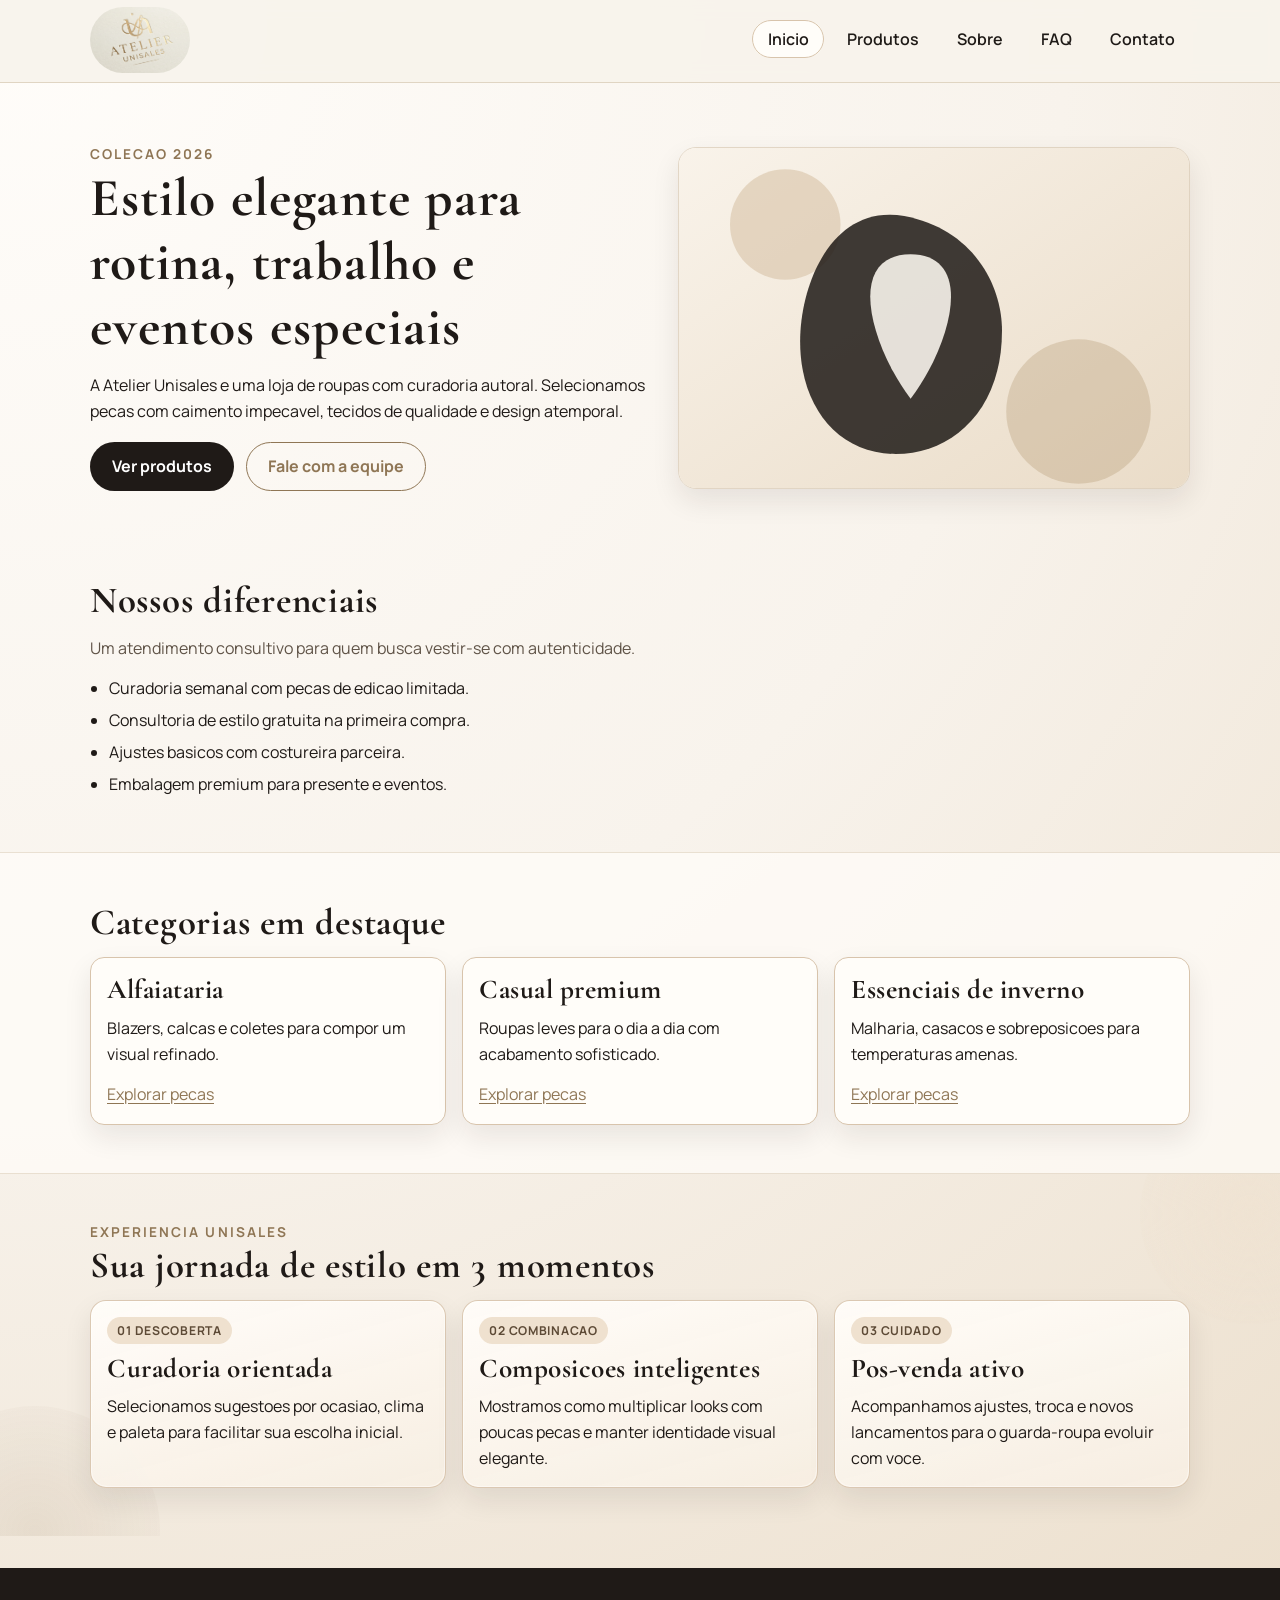
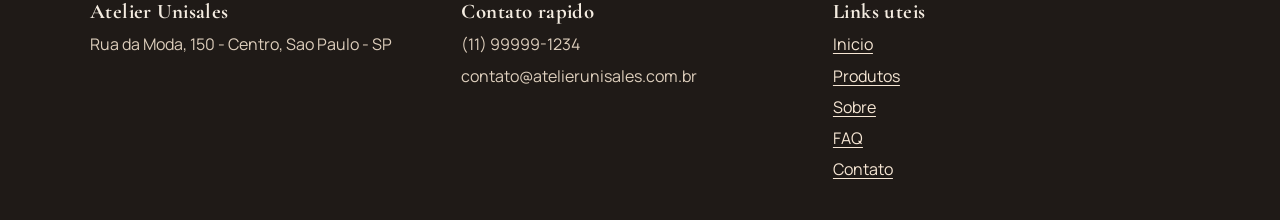
<file: unisales/index.html>
<!--https://github.com/RafaelGogge/Criacao-de-um-website-->

<!DOCTYPE html>
<html lang="pt-BR">

<head>
    <meta charset="UTF-8">
    <meta name="viewport" content="width=device-width, initial-scale=1.0">
    <meta name="description" content="Atelier Unisales - loja de roupas com curadoria elegante e atemporal.">
    <title>Atelier Unisales | Inicio</title>
    <link rel="preconnect" href="https://fonts.googleapis.com">
    <link rel="preconnect" href="https://fonts.gstatic.com" crossorigin>
    <link
        href="https://fonts.googleapis.com/css2?family=Cormorant+Garamond:wght@500;600;700&family=Manrope:wght@400;500;700&display=swap"
        rel="stylesheet">
    <link rel="stylesheet" href="css/base.css">
    <link rel="stylesheet" href="css/index.css">
</head>

<body>
    <header class="site-header">
        <div class="container header-wrap">
            <a href="index.html" aria-label="Atelier Unisales pagina inicial">
                <img src="img/atelier-unisales.png" alt="Logotipo Atelier Unisales" class="brand-logo logo-mark">
            </a>
            <nav class="site-nav" aria-label="Navegacao principal">
                <ul>
                    <li><a href="index.html" class="active" aria-current="page">Inicio</a></li>
                    <li><a href="produtos.html">Produtos</a></li>
                    <li><a href="sobre.html">Sobre</a></li>
                    <li><a href="faq.html">FAQ</a></li>
                    <li><a href="contato.html">Contato</a></li>
                </ul>
            </nav>
        </div>
    </header>

    <main>
        <section class="hero">
            <div class="container hero-grid">
                <div>
                    <p class="eyebrow">Colecao 2026</p>
                    <h1>Estilo elegante para rotina, trabalho e eventos especiais</h1>
                    <p>
                        A Atelier Unisales e uma loja de roupas com curadoria autoral.
                        Selecionamos pecas com caimento impecavel, tecidos de qualidade e design atemporal.
                    </p>
                    <div class="action-group">
                        <a href="produtos.html" class="action-button action-button-primary">Ver produtos</a>
                        <a href="contato.html" class="action-button action-button-outline">Fale com a equipe</a>
                    </div>
                </div>
                <img src="img/hero-fashion.svg" alt="Ilustracao abstrata da colecao" class="hero-image">
            </div>
        </section>

        <section class="section-block" aria-labelledby="diferenciais-titulo">
            <div class="container">
                <h2 id="diferenciais-titulo">Nossos diferenciais</h2>
                <p class="lead">Um atendimento consultivo para quem busca vestir-se com autenticidade.</p>
                <ul class="feature-list">
                    <li>Curadoria semanal com pecas de edicao limitada.</li>
                    <li>Consultoria de estilo gratuita na primeira compra.</li>
                    <li>Ajustes basicos com costureira parceira.</li>
                    <li>Embalagem premium para presente e eventos.</li>
                </ul>
            </div>
        </section>

        <section class="section-block alternate-background" aria-labelledby="categorias-titulo">
            <div class="container">
                <h2 id="categorias-titulo">Categorias em destaque</h2>
                <div class="category-grid">
                    <article class="card">
                        <h3>Alfaiataria</h3>
                        <p>Blazers, calcas e coletes para compor um visual refinado.</p>
                        <a href="produtos.html">Explorar pecas</a>
                    </article>
                    <article class="card">
                        <h3>Casual premium</h3>
                        <p>Roupas leves para o dia a dia com acabamento sofisticado.</p>
                        <a href="produtos.html">Explorar pecas</a>
                    </article>
                    <article class="card">
                        <h3>Essenciais de inverno</h3>
                        <p>Malharia, casacos e sobreposicoes para temperaturas amenas.</p>
                        <a href="produtos.html">Explorar pecas</a>
                    </article>
                </div>
            </div>
        </section>

        <section class="section-block visual-ribbon" aria-labelledby="experiencia-visual-titulo">
            <div class="container">
                <p class="eyebrow">Experiencia unisales</p>
                <h2 id="experiencia-visual-titulo">Sua jornada de estilo em 3 momentos</h2>
                <div class="visual-card-grid">
                    <article class="visual-card">
                        <p class="visual-card-label">01 descoberta</p>
                        <h3>Curadoria orientada</h3>
                        <p>Selecionamos sugestoes por ocasiao, clima e paleta para facilitar sua escolha inicial.</p>
                    </article>
                    <article class="visual-card">
                        <p class="visual-card-label">02 combinacao</p>
                        <h3>Composicoes inteligentes</h3>
                        <p>Mostramos como multiplicar looks com poucas pecas e manter identidade visual elegante.</p>
                    </article>
                    <article class="visual-card">
                        <p class="visual-card-label">03 cuidado</p>
                        <h3>Pos-venda ativo</h3>
                        <p>Acompanhamos ajustes, troca e novos lancamentos para o guarda-roupa evoluir com voce.</p>
                    </article>
                </div>
            </div>
        </section>
    </main>

    <footer class="site-footer">
        <div class="container footer-grid">
            <address>
                <h2>Atelier Unisales</h2>
                <p>Rua da Moda, 150 - Centro, Sao Paulo - SP</p>
            </address>
            <div>
                <h2>Contato rapido</h2>
                <p>(11) 99999-1234</p>
                <p>contato@atelierunisales.com.br</p>
            </div>
            <nav aria-label="Links do rodape">
                <h2>Links uteis</h2>
                <ul>
                    <li><a href="index.html">Inicio</a></li>
                    <li><a href="produtos.html">Produtos</a></li>
                    <li><a href="sobre.html">Sobre</a></li>
                    <li><a href="faq.html">FAQ</a></li>
                    <li><a href="contato.html">Contato</a></li>
                </ul>
            </nav>
        </div>
    </footer>
</body>

</html>

<!--https://github.com/RafaelGogge/Criacao-de-um-website-->
</file>
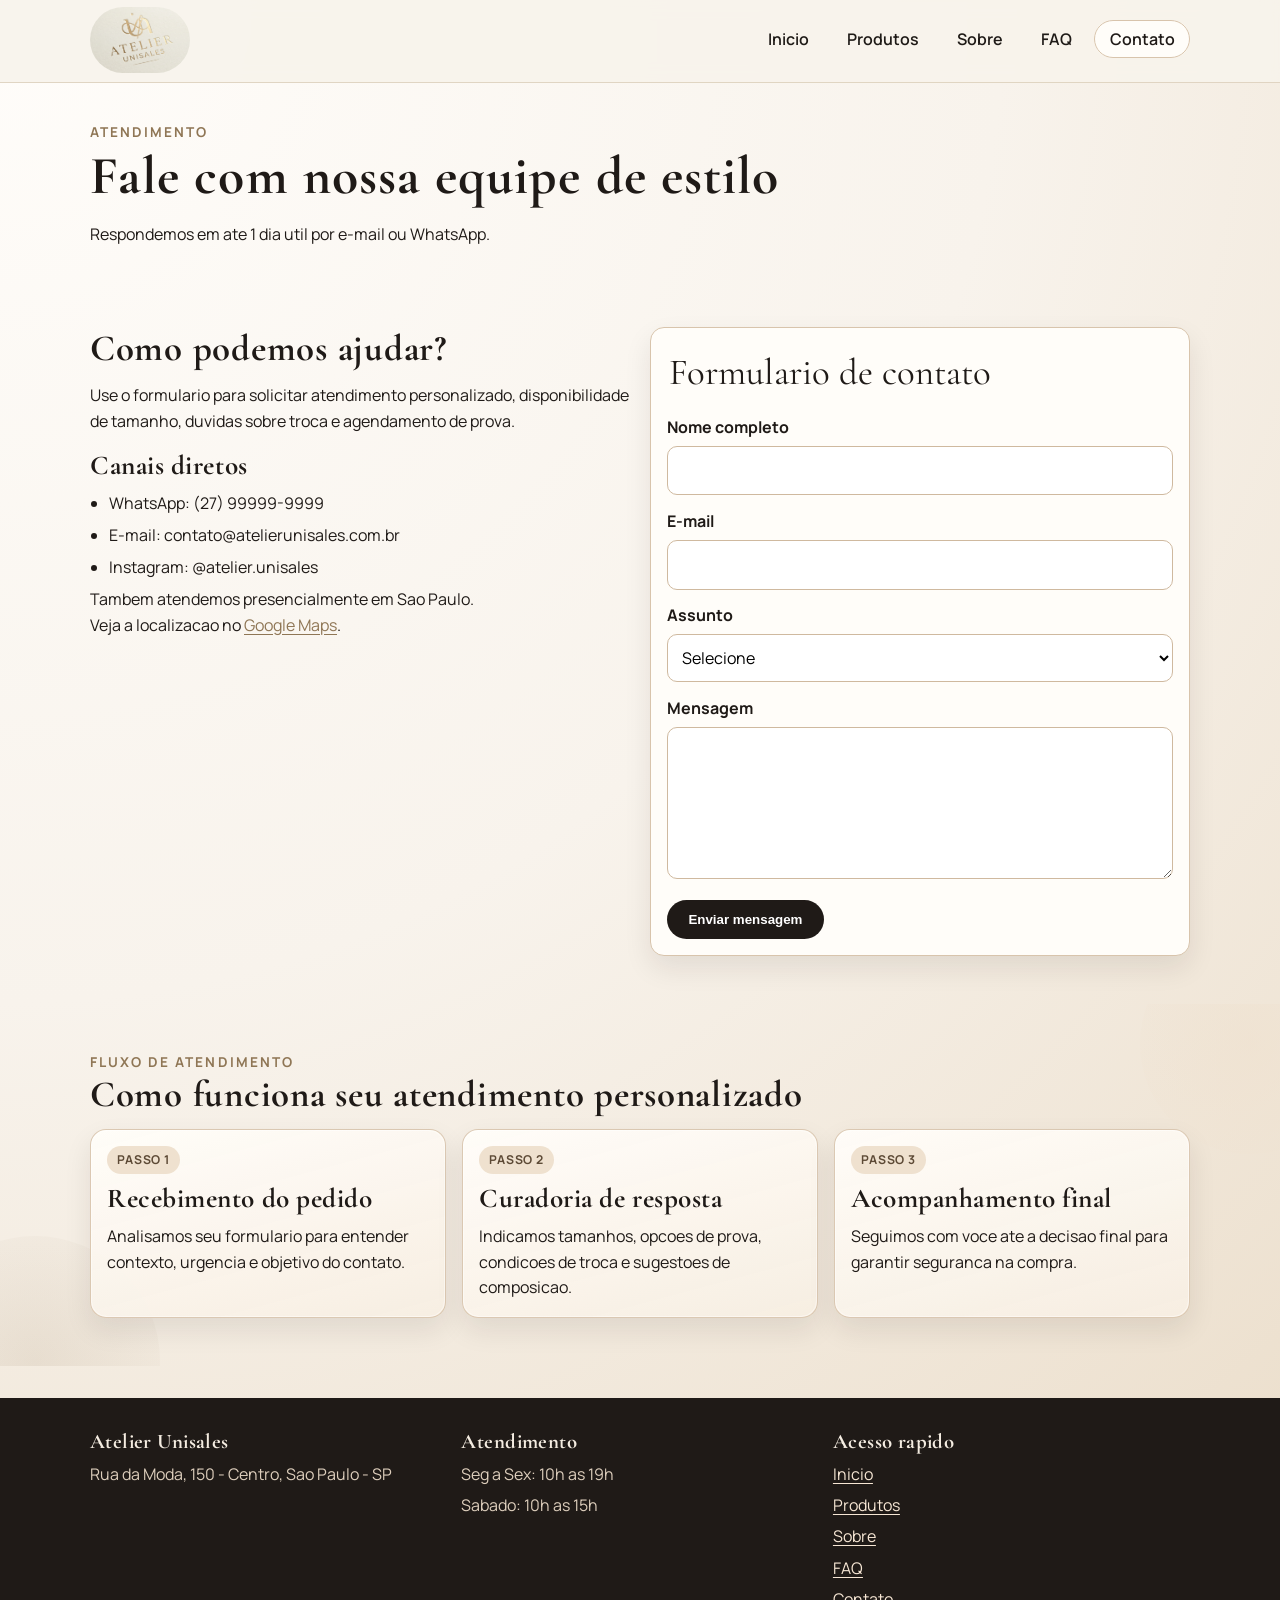
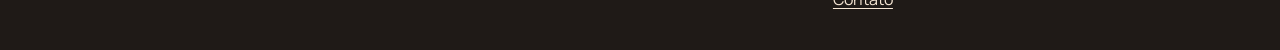
<file: unisales/contato.html>
<!--https://github.com/RafaelGogge/Criacao-de-um-website-->

<!DOCTYPE html>
<html lang="pt-BR">

<head>
    <meta charset="UTF-8">
    <meta name="viewport" content="width=device-width, initial-scale=1.0">
    <meta name="description"
        content="Entre em contato com a Atelier Unisales para duvidas e atendimento personalizado.">
    <title>Atelier Unisales | Contato</title>
    <link rel="preconnect" href="https://fonts.googleapis.com">
    <link rel="preconnect" href="https://fonts.gstatic.com" crossorigin>
    <link
        href="https://fonts.googleapis.com/css2?family=Cormorant+Garamond:wght@500;600;700&family=Manrope:wght@400;500;700&display=swap"
        rel="stylesheet">
    <link rel="stylesheet" href="css/base.css">
    <link rel="stylesheet" href="css/contato.css">
</head>

<body>
    <header class="site-header">
        <div class="container header-wrap">
            <a href="index.html" aria-label="Atelier Unisales pagina inicial">
                <img src="img/atelier-unisales.png" alt="Logotipo Atelier Unisales" class="brand-logo logo-mark">
            </a>
            <nav class="site-nav" aria-label="Navegacao principal">
                <ul>
                    <li><a href="index.html">Inicio</a></li>
                    <li><a href="produtos.html">Produtos</a></li>
                    <li><a href="sobre.html">Sobre</a></li>
                    <li><a href="faq.html">FAQ</a></li>
                    <li><a href="contato.html" class="active" aria-current="page">Contato</a></li>
                </ul>
            </nav>
        </div>
    </header>

    <main>
        <section class="page-banner" aria-labelledby="contato-banner-titulo">
            <div class="container">
                <p class="eyebrow">Atendimento</p>
                <h1 id="contato-banner-titulo">Fale com nossa equipe de estilo</h1>
                <p>Respondemos em ate 1 dia util por e-mail ou WhatsApp.</p>
            </div>
        </section>

        <section class="section-block" aria-labelledby="contato-instrucoes-titulo">
            <div class="container contact-grid">
                <article>
                    <h2 id="contato-instrucoes-titulo">Como podemos ajudar?</h2>
                    <p>
                        Use o formulario para solicitar atendimento personalizado,
                        disponibilidade de tamanho, duvidas sobre troca e agendamento de prova.
                    </p>
                    <h3>Canais diretos</h3>
                    <address>
                        <ul class="feature-list">
                            <li>WhatsApp: (27) 99999-9999</li>
                            <li>E-mail: contato@atelierunisales.com.br</li>
                            <li>Instagram: @atelier.unisales</li>
                        </ul>
                    </address>
                    <p>
                        Tambem atendemos presencialmente em Sao Paulo.<br>
                        Veja a localizacao no
                        <a href="https://maps.google.com" target="_blank" rel="noopener noreferrer">Google Maps</a>.
                    </p>
                </article>

                <form class="contact-form" action="#" method="post" id="contact-form">
                    <fieldset>
                        <legend>Formulario de contato</legend>

                        <label for="nome">Nome completo</label>
                        <input type="text" id="nome" name="nome" required>

                        <label for="email">E-mail</label>
                        <input type="email" id="email" name="email" required>

                        <label for="assunto">Assunto</label>
                        <select id="assunto" name="assunto" required>
                            <option value="">Selecione</option>
                            <option value="duvida-produto">Duvida sobre produto</option>
                            <option value="agendamento">Agendamento de prova</option>
                            <option value="troca">Troca e devolucao</option>
                            <option value="outro">Outro assunto</option>
                        </select>

                        <label for="mensagem">Mensagem</label>
                        <textarea id="mensagem" name="mensagem" rows="5" required></textarea>

                        <button type="submit" class="action-button action-button-primary">Enviar mensagem</button>
                        <p id="form-success-message" class="form-success-message" role="status" aria-live="polite"
                            hidden>
                            Mensagem enviada com sucesso!
                        </p>
                    </fieldset>
                </form>
            </div>
        </section>

        <section class="section-block visual-ribbon" aria-labelledby="atendimento-fluxo-titulo">
            <div class="container">
                <p class="eyebrow">Fluxo de atendimento</p>
                <h2 id="atendimento-fluxo-titulo">Como funciona seu atendimento personalizado</h2>
                <div class="visual-card-grid">
                    <article class="visual-card">
                        <p class="visual-card-label">Passo 1</p>
                        <h3>Recebimento do pedido</h3>
                        <p>Analisamos seu formulario para entender contexto, urgencia e objetivo do contato.</p>
                    </article>
                    <article class="visual-card">
                        <p class="visual-card-label">Passo 2</p>
                        <h3>Curadoria de resposta</h3>
                        <p>Indicamos tamanhos, opcoes de prova, condicoes de troca e sugestoes de composicao.</p>
                    </article>
                    <article class="visual-card">
                        <p class="visual-card-label">Passo 3</p>
                        <h3>Acompanhamento final</h3>
                        <p>Seguimos com voce ate a decisao final para garantir seguranca na compra.</p>
                    </article>
                </div>
            </div>
        </section>
    </main>

    <footer class="site-footer">
        <div class="container footer-grid">
            <address>
                <h2>Atelier Unisales</h2>
                <p>Rua da Moda, 150 - Centro, Sao Paulo - SP</p>
            </address>
            <div>
                <h2>Atendimento</h2>
                <p>Seg a Sex: 10h as 19h</p>
                <p>Sabado: 10h as 15h</p>
            </div>
            <nav aria-label="Acesso rapido no rodape">
                <h2>Acesso rapido</h2>
                <ul>
                    <li><a href="index.html">Inicio</a></li>
                    <li><a href="produtos.html">Produtos</a></li>
                    <li><a href="sobre.html">Sobre</a></li>
                    <li><a href="faq.html">FAQ</a></li>
                    <li><a href="contato.html">Contato</a></li>
                </ul>
            </nav>
        </div>
    </footer>

    <script>
        const contactForm = document.getElementById("contact-form");
        const successMessage = document.getElementById("form-success-message");

        if (contactForm && successMessage) {
            contactForm.addEventListener("submit", function (event) {
                event.preventDefault();

                if (!contactForm.checkValidity()) {
                    contactForm.reportValidity();
                    return;
                }

                contactForm.reset();
                successMessage.hidden = false;
            });
        }
    </script>
</body>

</html>
<!--https://github.com/RafaelGogge/Criacao-de-um-website-->
</file>
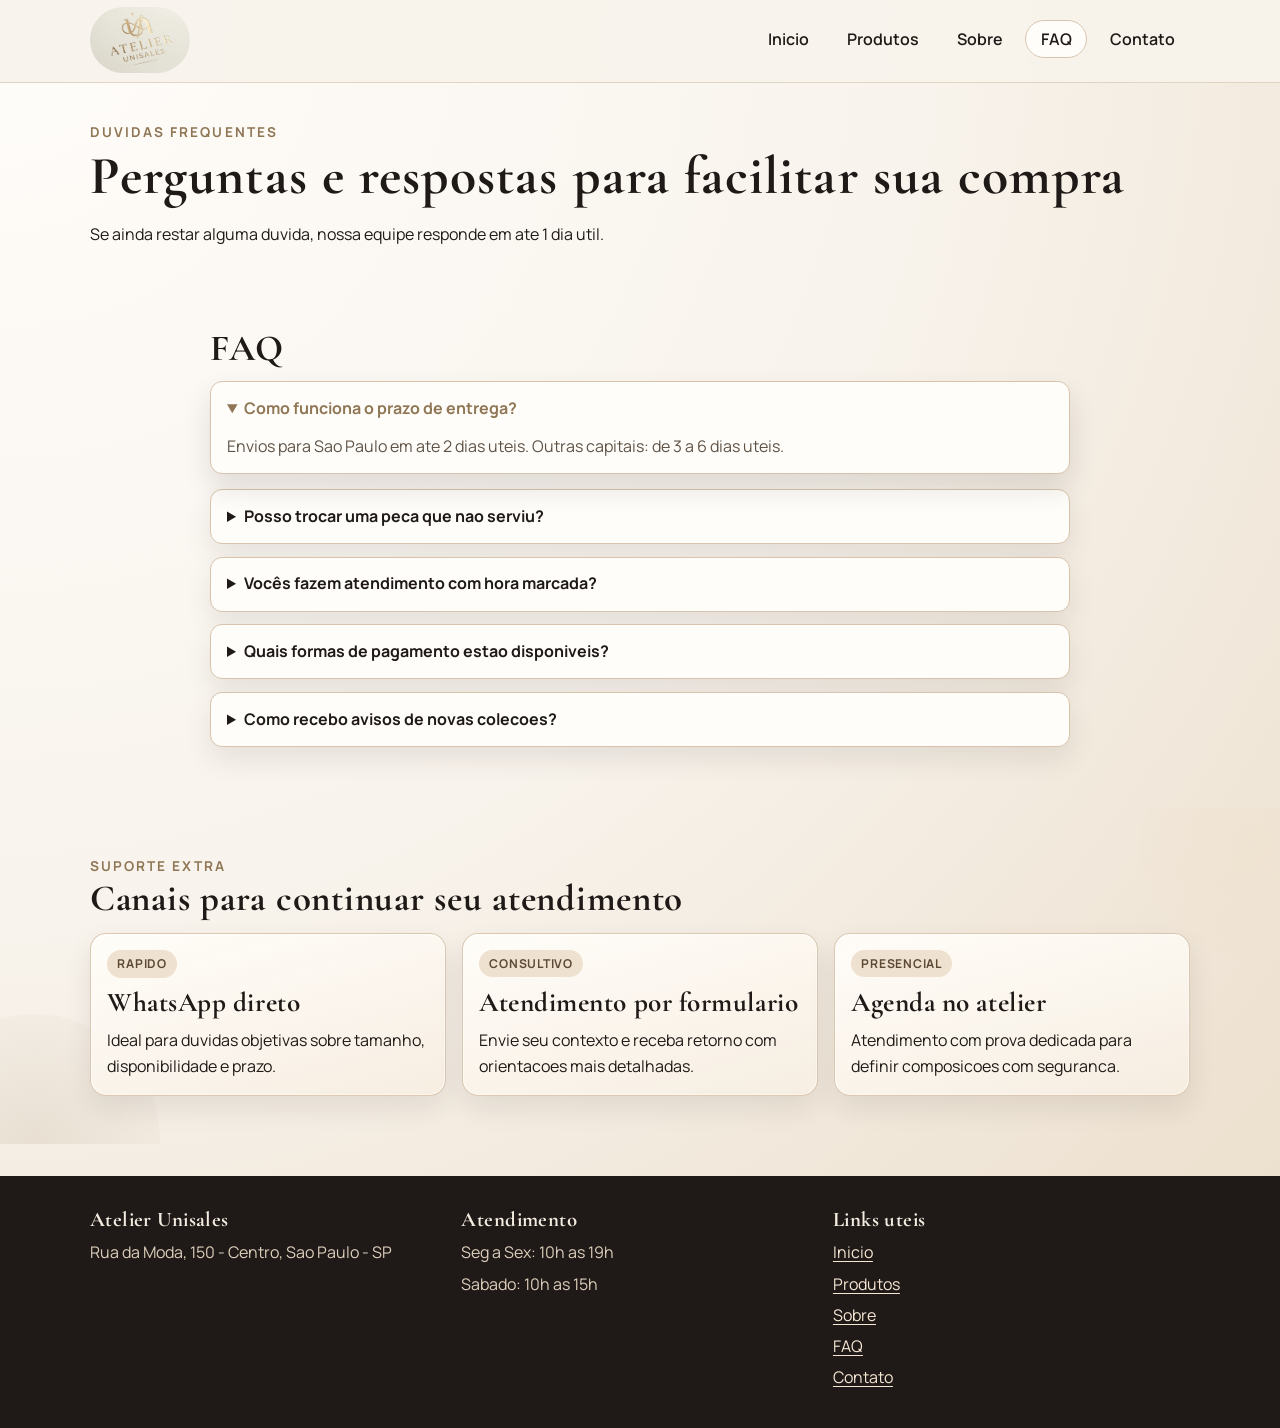
<file: unisales/faq.html>
<!--https://github.com/RafaelGogge/Criacao-de-um-website-->

<!DOCTYPE html>
<html lang="pt-BR">

<head>
    <meta charset="UTF-8">
    <meta name="viewport" content="width=device-width, initial-scale=1.0">
    <meta name="description" content="Perguntas frequentes sobre compras, trocas e atendimento da Atelier Unisales.">
    <title>Atelier Unisales | FAQ</title>
    <link rel="preconnect" href="https://fonts.googleapis.com">
    <link rel="preconnect" href="https://fonts.gstatic.com" crossorigin>
    <link
        href="https://fonts.googleapis.com/css2?family=Cormorant+Garamond:wght@500;600;700&family=Manrope:wght@400;500;700&display=swap"
        rel="stylesheet">
    <link rel="stylesheet" href="css/base.css">
    <link rel="stylesheet" href="css/faq.css">
</head>

<body>
    <header class="site-header">
        <div class="container header-wrap">
            <a href="index.html" aria-label="Atelier Unisales pagina inicial">
                <img src="img/atelier-unisales.png" alt="Logotipo Atelier Unisales" class="brand-logo logo-mark">
            </a>
            <nav class="site-nav" aria-label="Navegacao principal">
                <ul>
                    <li><a href="index.html">Inicio</a></li>
                    <li><a href="produtos.html">Produtos</a></li>
                    <li><a href="sobre.html">Sobre</a></li>
                    <li><a href="faq.html" class="active" aria-current="page">FAQ</a></li>
                    <li><a href="contato.html">Contato</a></li>
                </ul>
            </nav>
        </div>
    </header>

    <main>
        <section class="page-banner" aria-labelledby="faq-titulo">
            <div class="container">
                <p class="eyebrow">Duvidas frequentes</p>
                <h1 id="faq-titulo">Perguntas e respostas para facilitar sua compra</h1>
                <p>Se ainda restar alguma duvida, nossa equipe responde em ate 1 dia util.</p>
            </div>
        </section>

        <section class="section-block" aria-labelledby="faq-lista-titulo">
            <div class="container faq-layout">
                <h2 id="faq-lista-titulo">FAQ</h2>

                <details class="faq-item" open>
                    <summary>Como funciona o prazo de entrega?</summary>
                    <p>Envios para Sao Paulo em ate 2 dias uteis. Outras capitais: de 3 a 6 dias uteis.</p>
                </details>

                <details class="faq-item">
                    <summary>Posso trocar uma peca que nao serviu?</summary>
                    <p>Sim. A primeira troca e gratuita em ate 7 dias corridos apos o recebimento.</p>
                </details>

                <details class="faq-item">
                    <summary>Vocês fazem atendimento com hora marcada?</summary>
                    <p>Fazemos sim. O agendamento pode ser solicitado pelo formulario de contato ou WhatsApp.</p>
                </details>

                <details class="faq-item">
                    <summary>Quais formas de pagamento estao disponiveis?</summary>
                    <p>Aceitamos Pix, cartao de credito em ate 6x sem juros e debito.</p>
                </details>

                <details class="faq-item">
                    <summary>Como recebo avisos de novas colecoes?</summary>
                    <p>Solicite inclusao na lista VIP na pagina de contato para receber novidades por e-mail.</p>
                </details>
            </div>
        </section>

        <section class="section-block visual-ribbon" aria-labelledby="suporte-extra-titulo">
            <div class="container">
                <p class="eyebrow">Suporte extra</p>
                <h2 id="suporte-extra-titulo">Canais para continuar seu atendimento</h2>
                <div class="visual-card-grid">
                    <article class="visual-card">
                        <p class="visual-card-label">Rapido</p>
                        <h3>WhatsApp direto</h3>
                        <p>Ideal para duvidas objetivas sobre tamanho, disponibilidade e prazo.</p>
                    </article>
                    <article class="visual-card">
                        <p class="visual-card-label">Consultivo</p>
                        <h3>Atendimento por formulario</h3>
                        <p>Envie seu contexto e receba retorno com orientacoes mais detalhadas.</p>
                    </article>
                    <article class="visual-card">
                        <p class="visual-card-label">Presencial</p>
                        <h3>Agenda no atelier</h3>
                        <p>Atendimento com prova dedicada para definir composicoes com seguranca.</p>
                    </article>
                </div>
            </div>
        </section>
    </main>

    <footer class="site-footer">
        <div class="container footer-grid">
            <address>
                <h2>Atelier Unisales</h2>
                <p>Rua da Moda, 150 - Centro, Sao Paulo - SP</p>
            </address>
            <div>
                <h2>Atendimento</h2>
                <p>Seg a Sex: 10h as 19h</p>
                <p>Sabado: 10h as 15h</p>
            </div>
            <nav aria-label="Links do rodape">
                <h2>Links uteis</h2>
                <ul>
                    <li><a href="index.html">Inicio</a></li>
                    <li><a href="produtos.html">Produtos</a></li>
                    <li><a href="sobre.html">Sobre</a></li>
                    <li><a href="faq.html">FAQ</a></li>
                    <li><a href="contato.html">Contato</a></li>
                </ul>
            </nav>
        </div>
    </footer>
</body>

</html>

<!--https://github.com/RafaelGogge/Criacao-de-um-website-->
</file>
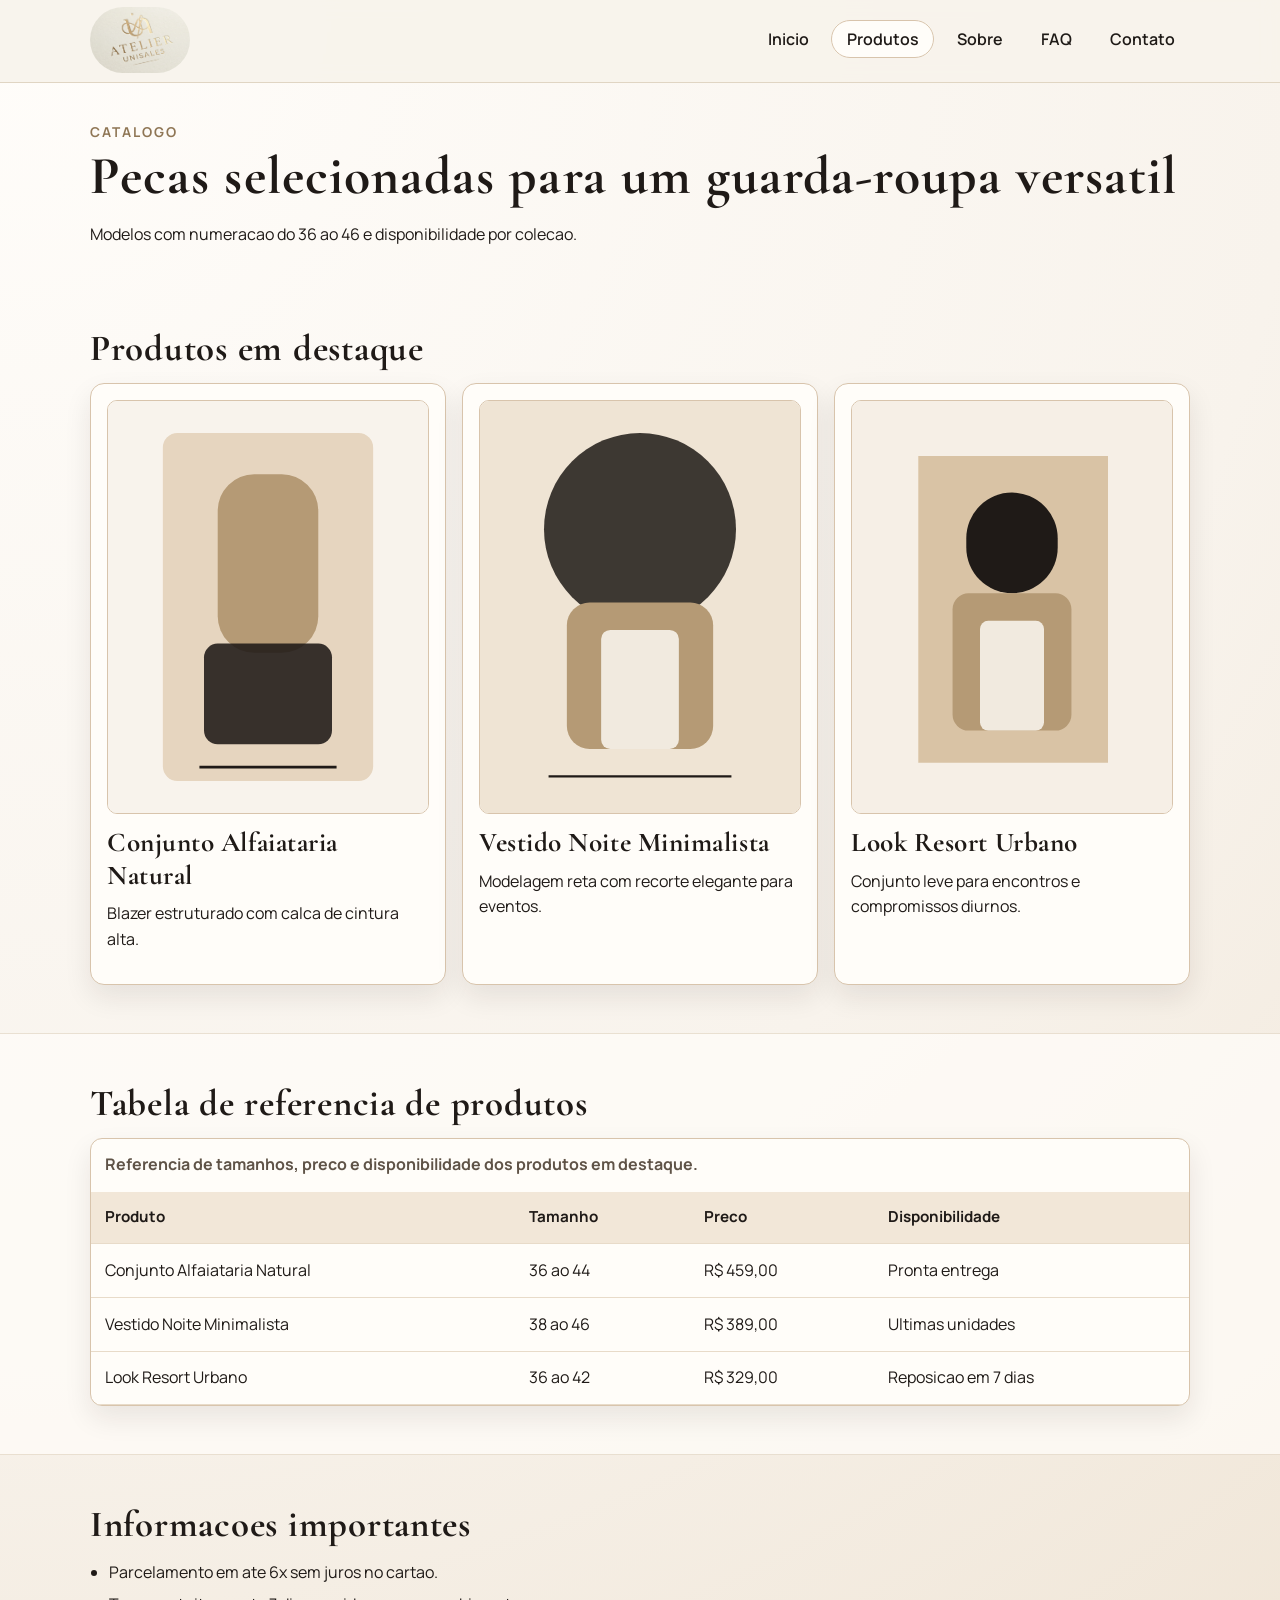
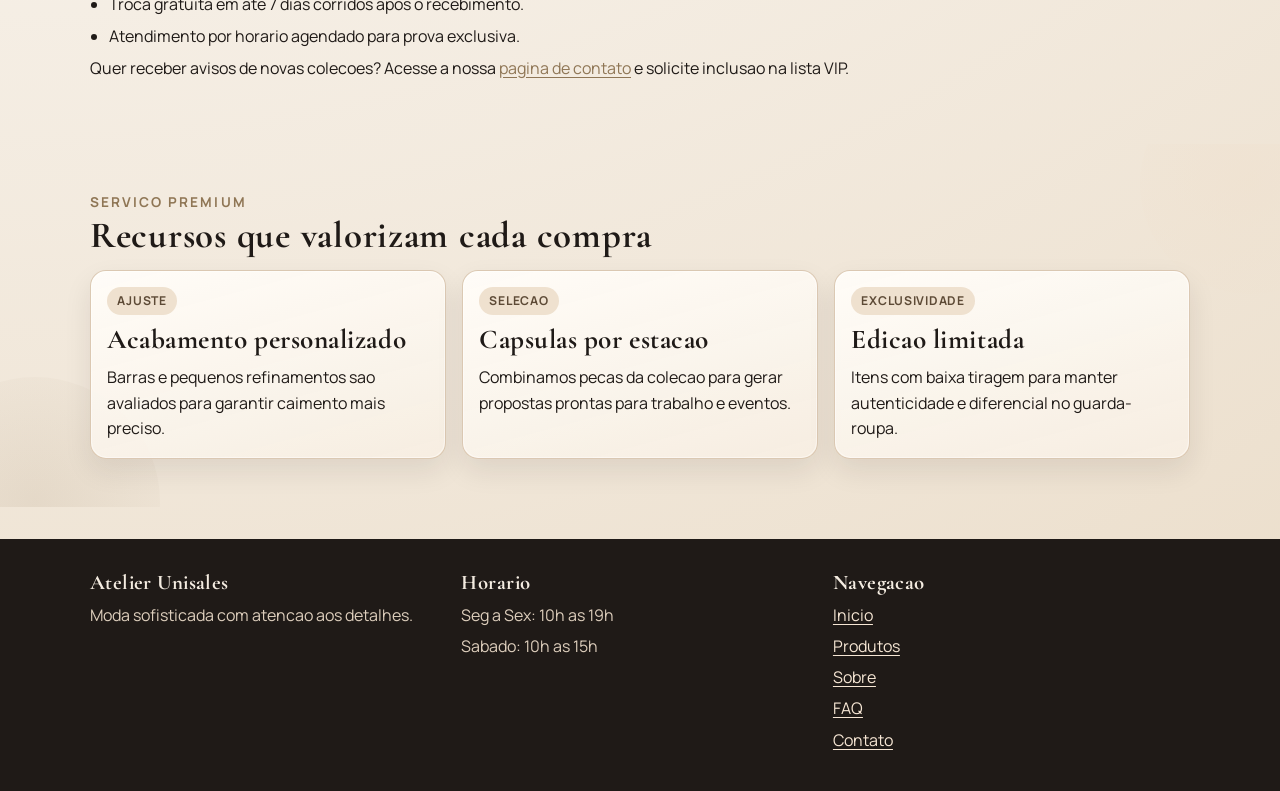
<file: unisales/produtos.html>
<!--https://github.com/RafaelGogge/Criacao-de-um-website-->
<!DOCTYPE html>
<html lang="pt-BR">

<head>
    <meta charset="UTF-8">
    <meta name="viewport" content="width=device-width, initial-scale=1.0">
    <meta name="description" content="Produtos Atelier Unisales - moda feminina elegante e sofisticada.">
    <title>Atelier Unisales | Produtos</title>
    <link rel="preconnect" href="https://fonts.googleapis.com">
    <link rel="preconnect" href="https://fonts.gstatic.com" crossorigin>
    <link
        href="https://fonts.googleapis.com/css2?family=Cormorant+Garamond:wght@500;600;700&family=Manrope:wght@400;500;700&display=swap"
        rel="stylesheet">
    <link rel="stylesheet" href="css/base.css">
    <link rel="stylesheet" href="css/produtos.css">
</head>

<body>
    <header class="site-header">
        <div class="container header-wrap">
            <a href="index.html" aria-label="Atelier Unisales pagina inicial">
                <img src="img/atelier-unisales.png" alt="Logotipo Atelier Unisales" class="brand-logo logo-mark">
            </a>
            <nav class="site-nav" aria-label="Navegacao principal">
                <ul>
                    <li><a href="index.html">Inicio</a></li>
                    <li><a href="produtos.html" class="active" aria-current="page">Produtos</a></li>
                    <li><a href="sobre.html">Sobre</a></li>
                    <li><a href="faq.html">FAQ</a></li>
                    <li><a href="contato.html">Contato</a></li>
                </ul>
            </nav>
        </div>
    </header>

    <main>
        <section class="page-banner">
            <div class="container">
                <p class="eyebrow">Catalogo</p>
                <h1>Pecas selecionadas para um guarda-roupa versatil</h1>
                <p>Modelos com numeracao do 36 ao 46 e disponibilidade por colecao.</p>
            </div>
        </section>

        <section class="section-block" aria-labelledby="produtos-destaque-titulo">
            <div class="container">
                <h2 id="produtos-destaque-titulo">Produtos em destaque</h2>
                <div class="product-grid">
                    <article class="product-card">
                        <img src="img/look-1.svg" alt="Look alfaiataria natural">
                        <h3>Conjunto Alfaiataria Natural</h3>
                        <p>Blazer estruturado com calca de cintura alta.</p>
                    </article>
                    <article class="product-card">
                        <img src="img/look-2.svg" alt="Look noite minimalista">
                        <h3>Vestido Noite Minimalista</h3>
                        <p>Modelagem reta com recorte elegante para eventos.</p>
                    </article>
                    <article class="product-card">
                        <img src="img/look-3.svg" alt="Look resort urbano">
                        <h3>Look Resort Urbano</h3>
                        <p>Conjunto leve para encontros e compromissos diurnos.</p>
                    </article>
                </div>
            </div>
        </section>

        <section class="section-block alternate-background" aria-labelledby="tabela-produtos-titulo">
            <div class="container">
                <h2 id="tabela-produtos-titulo">Tabela de referencia de produtos</h2>
                <div class="table-wrap">
                    <table>
                        <caption>Referencia de tamanhos, preco e disponibilidade dos produtos em destaque.</caption>
                        <thead>
                            <tr>
                                <th scope="col">Produto</th>
                                <th scope="col">Tamanho</th>
                                <th scope="col">Preco</th>
                                <th scope="col">Disponibilidade</th>
                            </tr>
                        </thead>
                        <tbody>
                            <tr>
                                <td>Conjunto Alfaiataria Natural</td>
                                <td>36 ao 44</td>
                                <td>R$ 459,00</td>
                                <td>Pronta entrega</td>
                            </tr>
                            <tr>
                                <td>Vestido Noite Minimalista</td>
                                <td>38 ao 46</td>
                                <td>R$ 389,00</td>
                                <td>Ultimas unidades</td>
                            </tr>
                            <tr>
                                <td>Look Resort Urbano</td>
                                <td>36 ao 42</td>
                                <td>R$ 329,00</td>
                                <td>Reposicao em 7 dias</td>
                            </tr>
                        </tbody>
                    </table>
                </div>
            </div>
        </section>

        <section class="section-block" aria-labelledby="informacoes-importantes-titulo">
            <div class="container">
                <h2 id="informacoes-importantes-titulo">Informacoes importantes</h2>
                <ul class="feature-list">
                    <li>Parcelamento em ate 6x sem juros no cartao.</li>
                    <li>Troca gratuita em ate 7 dias corridos apos o recebimento.</li>
                    <li>Atendimento por horario agendado para prova exclusiva.</li>
                </ul>
                <p>
                    Quer receber avisos de novas colecoes? Acesse a nossa
                    <a href="contato.html">pagina de contato</a> e solicite inclusao na lista VIP.
                </p>
            </div>
        </section>

        <section class="section-block visual-ribbon" aria-labelledby="servicos-premium-titulo">
            <div class="container">
                <p class="eyebrow">Servico premium</p>
                <h2 id="servicos-premium-titulo">Recursos que valorizam cada compra</h2>
                <div class="visual-card-grid">
                    <article class="visual-card">
                        <p class="visual-card-label">Ajuste</p>
                        <h3>Acabamento personalizado</h3>
                        <p>Barras e pequenos refinamentos sao avaliados para garantir caimento mais preciso.</p>
                    </article>
                    <article class="visual-card">
                        <p class="visual-card-label">Selecao</p>
                        <h3>Capsulas por estacao</h3>
                        <p>Combinamos pecas da colecao para gerar propostas prontas para trabalho e eventos.</p>
                    </article>
                    <article class="visual-card">
                        <p class="visual-card-label">Exclusividade</p>
                        <h3>Edicao limitada</h3>
                        <p>Itens com baixa tiragem para manter autenticidade e diferencial no guarda-roupa.</p>
                    </article>
                </div>
            </div>
        </section>
    </main>

    <footer class="site-footer">
        <div class="container footer-grid">
            <address>
                <h2>Atelier Unisales</h2>
                <p>Moda sofisticada com atencao aos detalhes.</p>
            </address>
            <div>
                <h2>Horario</h2>
                <p>Seg a Sex: 10h as 19h</p>
                <p>Sabado: 10h as 15h</p>
            </div>
            <nav aria-label="Navegacao do rodape">
                <h2>Navegacao</h2>
                <ul>
                    <li><a href="index.html">Inicio</a></li>
                    <li><a href="produtos.html">Produtos</a></li>
                    <li><a href="sobre.html">Sobre</a></li>
                    <li><a href="faq.html">FAQ</a></li>
                    <li><a href="contato.html">Contato</a></li>
                </ul>
            </nav>
        </div>
    </footer>
</body>

</html>
<!--https://github.com/RafaelGogge/Criacao-de-um-website-->
</file>
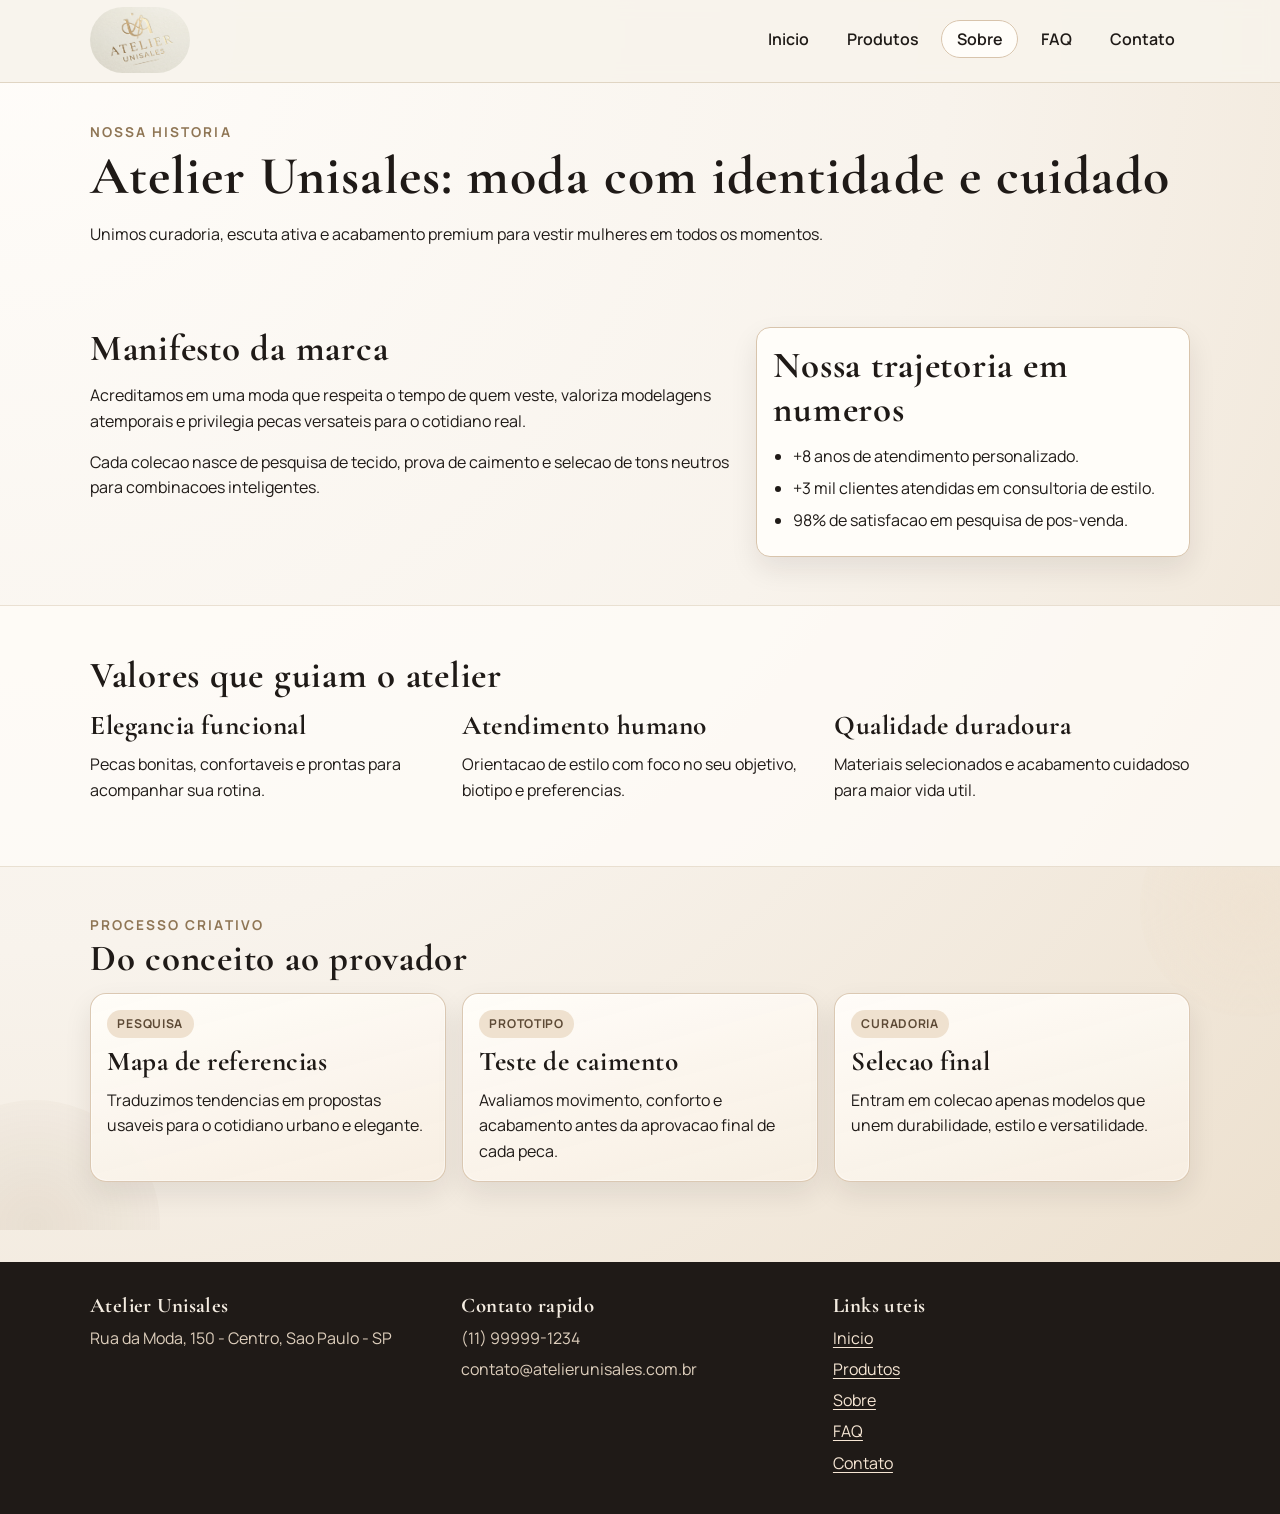
<file: unisales/sobre.html>
<!--https://github.com/RafaelGogge/Criacao-de-um-website-->
<!DOCTYPE html>
<html lang="pt-BR">

<head>
    <meta charset="UTF-8">
    <meta name="viewport" content="width=device-width, initial-scale=1.0">
    <meta name="description" content="Conheca a historia e os valores da Atelier Unisales.">
    <title>Atelier Unisales | Sobre</title>
    <link rel="preconnect" href="https://fonts.googleapis.com">
    <link rel="preconnect" href="https://fonts.gstatic.com" crossorigin>
    <link
        href="https://fonts.googleapis.com/css2?family=Cormorant+Garamond:wght@500;600;700&family=Manrope:wght@400;500;700&display=swap"
        rel="stylesheet">
    <link rel="stylesheet" href="css/base.css">
    <link rel="stylesheet" href="css/sobre.css">
</head>

<body>
    <header class="site-header">
        <div class="container header-wrap">
            <a href="index.html" aria-label="Atelier Unisales pagina inicial">
                <img src="img/atelier-unisales.png" alt="Logotipo Atelier Unisales" class="brand-logo logo-mark">
            </a>
            <nav class="site-nav" aria-label="Navegacao principal">
                <ul>
                    <li><a href="index.html">Inicio</a></li>
                    <li><a href="produtos.html">Produtos</a></li>
                    <li><a href="sobre.html" class="active" aria-current="page">Sobre</a></li>
                    <li><a href="faq.html">FAQ</a></li>
                    <li><a href="contato.html">Contato</a></li>
                </ul>
            </nav>
        </div>
    </header>

    <main>
        <section class="page-banner" aria-labelledby="sobre-titulo">
            <div class="container">
                <p class="eyebrow">Nossa historia</p>
                <h1 id="sobre-titulo">Atelier Unisales: moda com identidade e cuidado</h1>
                <p>Unimos curadoria, escuta ativa e acabamento premium para vestir mulheres em todos os momentos.</p>
            </div>
        </section>

        <section class="section-block" aria-labelledby="manifesto-titulo">
            <div class="container about-layout">
                <article>
                    <h2 id="manifesto-titulo">Manifesto da marca</h2>
                    <p>
                        Acreditamos em uma moda que respeita o tempo de quem veste, valoriza modelagens atemporais e
                        privilegia pecas versateis para o cotidiano real.
                    </p>
                    <p>
                        Cada colecao nasce de pesquisa de tecido, prova de caimento e selecao de tons neutros para
                        combinacoes inteligentes.
                    </p>
                </article>

                <aside class="highlight-panel" aria-label="Numeros da marca">
                    <h2>Nossa trajetoria em numeros</h2>
                    <ul class="feature-list">
                        <li>+8 anos de atendimento personalizado.</li>
                        <li>+3 mil clientes atendidas em consultoria de estilo.</li>
                        <li>98% de satisfacao em pesquisa de pos-venda.</li>
                    </ul>
                </aside>
            </div>
        </section>

        <section class="section-block alternate-background" aria-labelledby="valores-titulo">
            <div class="container">
                <h2 id="valores-titulo">Valores que guiam o atelier</h2>
                <div class="values-grid">
                    <article class="card">
                        <h3>Elegancia funcional</h3>
                        <p>Pecas bonitas, confortaveis e prontas para acompanhar sua rotina.</p>
                    </article>
                    <article class="card">
                        <h3>Atendimento humano</h3>
                        <p>Orientacao de estilo com foco no seu objetivo, biotipo e preferencias.</p>
                    </article>
                    <article class="card">
                        <h3>Qualidade duradoura</h3>
                        <p>Materiais selecionados e acabamento cuidadoso para maior vida util.</p>
                    </article>
                </div>
            </div>
        </section>

        <section class="section-block visual-ribbon" aria-labelledby="processo-criativo-titulo">
            <div class="container">
                <p class="eyebrow">Processo criativo</p>
                <h2 id="processo-criativo-titulo">Do conceito ao provador</h2>
                <div class="visual-card-grid">
                    <article class="visual-card">
                        <p class="visual-card-label">Pesquisa</p>
                        <h3>Mapa de referencias</h3>
                        <p>Traduzimos tendencias em propostas usaveis para o cotidiano urbano e elegante.</p>
                    </article>
                    <article class="visual-card">
                        <p class="visual-card-label">Prototipo</p>
                        <h3>Teste de caimento</h3>
                        <p>Avaliamos movimento, conforto e acabamento antes da aprovacao final de cada peca.</p>
                    </article>
                    <article class="visual-card">
                        <p class="visual-card-label">Curadoria</p>
                        <h3>Selecao final</h3>
                        <p>Entram em colecao apenas modelos que unem durabilidade, estilo e versatilidade.</p>
                    </article>
                </div>
            </div>
        </section>
    </main>

    <footer class="site-footer">
        <div class="container footer-grid">
            <address>
                <h2>Atelier Unisales</h2>
                <p>Rua da Moda, 150 - Centro, Sao Paulo - SP</p>
            </address>
            <div>
                <h2>Contato rapido</h2>
                <p>(11) 99999-1234</p>
                <p>contato@atelierunisales.com.br</p>
            </div>
            <nav aria-label="Links do rodape">
                <h2>Links uteis</h2>
                <ul>
                    <li><a href="index.html">Inicio</a></li>
                    <li><a href="produtos.html">Produtos</a></li>
                    <li><a href="sobre.html">Sobre</a></li>
                    <li><a href="faq.html">FAQ</a></li>
                    <li><a href="contato.html">Contato</a></li>
                </ul>
            </nav>
        </div>
    </footer>
</body>

</html>
<!--https://github.com/RafaelGogge/Criacao-de-um-website-->
</file>
<file: unisales/css/base.css>
:root {
    --bg: #f8f3ec;
    --surface: #fffdf9;
    --text: #1f1a17;
    --muted: #5f5347;
    --accent-dark: #8f7655;
    --accent-soft: #efe1cf;
    --border: #d8c4ac;
    --shadow: 0 12px 28px rgba(31, 26, 23, 0.09);
}

* {
    box-sizing: border-box;
}

html,
body {
    margin: 0;
    padding: 0;
}

html {
    scroll-behavior: smooth;
}

body {
    background: radial-gradient(circle at 0% 0%, #fffdfa 0%, var(--bg) 48%, #eadcc8 100%);
    color: var(--text);
    font-family: "Manrope", "Segoe UI", sans-serif;
    line-height: 1.6;
}

img {
    max-width: 100%;
    display: block;
}

a {
    color: var(--accent-dark);
    text-underline-offset: 3px;
    transition: color 0.22s ease;
}

a:hover,
a:focus-visible {
    color: var(--text);
}

.container {
    width: min(1100px, 92%);
    margin: 0 auto;
}

.site-header {
    position: sticky;
    top: 0;
    z-index: 10;
    backdrop-filter: blur(8px);
    background-color: rgba(248, 243, 236, 0.9);
    border-bottom: 1px solid rgba(181, 154, 117, 0.35);
}

.header-wrap {
    display: flex;
    flex-direction: column;
    align-items: center;
    gap: 0.45rem;
    padding: 0.45rem 0 0.6rem;
}

.brand-logo {
    width: min(320px, 85vw);
    height: auto;
}

.logo-mark {
    width: min(100px, 30vw);
    border-radius: 90px;
    transition: transform 0.28s ease, box-shadow 0.28s ease;
}

.logo-mark:hover,
.logo-mark:focus-visible {
    transform: scale(1.04) rotate(-2deg);
    box-shadow: 0 10px 20px rgba(31, 26, 23, 0.15);
}

.site-nav ul {
    display: flex;
    flex-wrap: wrap;
    justify-content: center;
    gap: 0.45rem;
    list-style: none;
    margin: 0;
    padding: 0;
}

.site-nav a {
    text-decoration: none;
    color: var(--text);
    border: 1px solid transparent;
    padding: 0.45rem 0.9rem;
    border-radius: 999px;
    font-weight: 600;
    transition: background-color 0.2s ease, border-color 0.2s ease, transform 0.2s ease;
}

.site-nav a:hover,
.site-nav a:focus-visible,
.site-nav a.active {
    border-color: var(--border);
    background-color: var(--surface);
}

.site-nav a:hover,
.site-nav a:focus-visible {
    transform: translateY(-2px);
}

main {
    padding-bottom: 2rem;
}

.page-banner {
    padding: 2.4rem 0 1rem;
}

.eyebrow {
    margin: 0;
    font-size: 0.85rem;
    font-weight: 700;
    letter-spacing: 0.15em;
    text-transform: uppercase;
    color: var(--accent-dark);
}

h1,
h2,
h3 {
    margin-top: 0;
    line-height: 1.2;
    font-family: "Cormorant Garamond", Georgia, serif;
    letter-spacing: 0.02em;
}

h1 {
    font-size: clamp(2rem, 6vw, 3.35rem);
    margin-bottom: 0.9rem;
}

h2 {
    font-size: clamp(1.6rem, 4.5vw, 2.3rem);
    margin-bottom: 0.75rem;
}

h3 {
    font-size: clamp(1.3rem, 4vw, 1.7rem);
    margin-bottom: 0.55rem;
}

p {
    margin: 0 0 0.95rem;
}

.action-button {
    display: inline-flex;
    align-items: center;
    justify-content: center;
    border-radius: 999px;
    padding: 0.68rem 1.3rem;
    font-weight: 700;
    text-decoration: none;
    border: 1px solid transparent;
    transition: transform 0.22s ease, box-shadow 0.22s ease, background-color 0.22s ease, color 0.22s ease,
        border-color 0.22s ease;
}

.action-button:hover,
.action-button:focus-visible {
    transform: translateY(-2px);
    box-shadow: 0 10px 18px rgba(31, 26, 23, 0.16);
}

.action-button-primary {
    background-color: var(--text);
    color: #fff;
}

.action-button-primary:hover,
.action-button-primary:focus-visible {
    background-color: #000;
    color: #fff;
}

.action-button-outline {
    background-color: transparent;
    border-color: var(--accent-dark);
    color: var(--accent-dark);
}

.action-button-outline:hover,
.action-button-outline:focus-visible {
    border-color: var(--text);
    color: var(--text);
}

.section-block {
    padding: 2.2rem 0;
}

.visual-ribbon {
    position: relative;
    overflow: hidden;
    isolation: isolate;
}

.visual-ribbon::before,
.visual-ribbon::after {
    content: "";
    position: absolute;
    z-index: -1;
    border-radius: 999px;
    opacity: 0.6;
}

.visual-ribbon::before {
    width: 220px;
    height: 220px;
    top: -70px;
    right: -80px;
    background: radial-gradient(circle at center, rgba(239, 225, 207, 0.95), rgba(239, 225, 207, 0));
    animation: softPulse 8s ease-in-out infinite;
}

.visual-ribbon::after {
    width: 250px;
    height: 250px;
    bottom: -120px;
    left: -90px;
    background: radial-gradient(circle at center, rgba(143, 118, 85, 0.2), rgba(143, 118, 85, 0));
    animation: softPulse 9.5s ease-in-out infinite reverse;
}

.visual-card-grid {
    display: grid;
    gap: 1rem;
}

.visual-card {
    position: relative;
    background: linear-gradient(165deg, rgba(255, 253, 249, 0.95), rgba(247, 238, 226, 0.92));
    border: 1px solid rgba(216, 196, 172, 0.9);
    border-radius: 16px;
    padding: 1rem;
    box-shadow: var(--shadow);
    transition: transform 0.24s ease, box-shadow 0.24s ease;
    animation: fadeRise 0.55s ease both;
}

.visual-card::before {
    content: "";
    position: absolute;
    inset: 0;
    border-radius: inherit;
    border: 1px solid rgba(255, 255, 255, 0.45);
    pointer-events: none;
}

.visual-card:hover,
.visual-card:focus-within {
    transform: translateY(-4px);
    box-shadow: 0 16px 34px rgba(31, 26, 23, 0.14);
}

.section-block:nth-of-type(2n) .visual-card {
    animation-delay: 0.06s;
}

.section-block:nth-of-type(3n) .visual-card {
    animation-delay: 0.12s;
}

.visual-card-label {
    display: inline-flex;
    margin: 0 0 0.55rem;
    padding: 0.25rem 0.65rem;
    border-radius: 999px;
    font-size: 0.76rem;
    letter-spacing: 0.06em;
    text-transform: uppercase;
    font-weight: 700;
    color: #5d4a36;
    background-color: var(--accent-soft);
}

.visual-card p:last-child {
    margin-bottom: 0;
}

.alternate-background {
    background-color: rgba(255, 253, 249, 0.75);
    border-top: 1px solid rgba(181, 154, 117, 0.28);
    border-bottom: 1px solid rgba(181, 154, 117, 0.28);
}

address {
    font-style: normal;
}

.feature-list {
    margin: 0;
    padding-left: 1.2rem;
}

.feature-list li {
    margin-bottom: 0.4rem;
}

.site-footer {
    background-color: #1f1a17;
    color: #f4ece1;
    padding: 2rem 0;
}

.footer-grid {
    display: grid;
    gap: 0.9rem;
}

.site-footer h2 {
    margin-bottom: 0.45rem;
    font-size: 1.3rem;
}

.site-footer p,
.site-footer li {
    margin: 0 0 0.35rem;
    color: #ddcebc;
}

.site-footer ul {
    list-style: none;
    margin: 0;
    padding: 0;
}

.site-footer a {
    color: #f6e6d4;
}

.site-footer a:hover,
.site-footer a:focus-visible {
    color: #fff;
}

@keyframes fadeRise {
    from {
        opacity: 0;
        transform: translateY(10px);
    }

    to {
        opacity: 1;
        transform: translateY(0);
    }
}

@keyframes softPulse {

    0%,
    100% {
        transform: scale(1);
        opacity: 0.6;
    }

    50% {
        transform: scale(1.08);
        opacity: 0.8;
    }
}

@media (min-width: 740px) {
    .header-wrap {
        flex-direction: row;
        justify-content: space-between;
    }

    .footer-grid {
        grid-template-columns: repeat(3, minmax(0, 1fr));
    }

    .visual-card-grid {
        grid-template-columns: repeat(3, minmax(0, 1fr));
    }
}

@media (min-width: 1080px) {
    .section-block {
        padding: 3rem 0;
    }
}

@media (prefers-reduced-motion: reduce) {
    html {
        scroll-behavior: auto;
    }

    *,
    *::before,
    *::after {
        animation: none !important;
        transition-duration: 0.01ms !important;
    }
}
</file>
<file: unisales/css/index.css>
.hero {
    padding: 2.6rem 0 1.8rem;
}

.hero-grid {
    display: grid;
    gap: 1.6rem;
}

.hero-grid>* {
    animation: fadeRise 0.6s ease both;
}

.hero-grid>*:nth-child(2) {
    animation-delay: 0.08s;
}

.lead {
    color: var(--muted);
}

.hero-image {
    border-radius: 18px;
    box-shadow: var(--shadow);
    border: 1px solid rgba(181, 154, 117, 0.35);
    transition: transform 0.35s ease, box-shadow 0.35s ease;
}

.hero-image:hover {
    transform: translateY(-4px) scale(1.01);
    box-shadow: 0 18px 34px rgba(31, 26, 23, 0.16);
}

.action-group {
    display: flex;
    flex-wrap: wrap;
    gap: 0.8rem;
    margin-top: 1.1rem;
}

.category-grid {
    display: grid;
    gap: 1rem;
}

.card {
    background-color: var(--surface);
    border: 1px solid var(--border);
    border-radius: 14px;
    padding: 1rem;
    box-shadow: var(--shadow);
    transition: transform 0.24s ease, box-shadow 0.24s ease;
}

.card:hover,
.card:focus-within {
    transform: translateY(-4px);
    box-shadow: 0 16px 32px rgba(31, 26, 23, 0.14);
}

@media (min-width: 740px) {
    .hero-grid {
        grid-template-columns: 1.1fr 1fr;
        align-items: center;
    }

    .category-grid {
        grid-template-columns: repeat(3, minmax(0, 1fr));
    }
}

@media (min-width: 1080px) {
    .hero {
        padding: 3.8rem 0 2.5rem;
    }
}
</file>
<file: unisales/css/contato.css>
.contact-grid {
    display: grid;
    gap: 1.2rem;
}

.contact-form {
    background-color: var(--surface);
    border: 1px solid var(--border);
    border-radius: 14px;
    box-shadow: var(--shadow);
    padding: 1rem;
    transition: transform 0.24s ease, box-shadow 0.24s ease;
}

.contact-form:hover,
.contact-form:focus-within {
    transform: translateY(-3px);
    box-shadow: 0 16px 32px rgba(31, 26, 23, 0.14);
}

.contact-form fieldset {
    border: 0;
    margin: 0;
    padding: 0;
}

.contact-form legend {
    font-family: "Cormorant Garamond", Georgia, serif;
    font-size: clamp(1.6rem, 4.5vw, 2.3rem);
    margin-bottom: 0.75rem;
}

.contact-form label {
    display: block;
    font-weight: 700;
    margin-bottom: 0.35rem;
}

.contact-form input,
.contact-form select,
.contact-form textarea {
    width: 100%;
    border: 1px solid #cfb99f;
    border-radius: 10px;
    padding: 0.68rem;
    margin-bottom: 0.85rem;
    font: inherit;
    background-color: #fff;
    transition: border-color 0.2s ease, box-shadow 0.2s ease;
}

.contact-form input:focus,
.contact-form select:focus,
.contact-form textarea:focus {
    outline: 2px solid rgba(181, 154, 117, 0.35);
    border-color: var(--accent-dark);
}

.form-success-message {
    margin: 0.35rem 0 0;
    padding: 0.55rem 0.75rem;
    border-radius: 8px;
    border: 1px solid #a3c99f;
    background-color: #edf8eb;
    color: #2d5a28;
    font-weight: 700;
    animation: fadeRise 0.35s ease both;
}

@media (min-width: 740px) {
    .contact-grid {
        grid-template-columns: 1fr 1fr;
        align-items: start;
    }
}
</file>
<file: unisales/css/faq.css>
.faq-layout {
    max-width: 860px;
}

.faq-item {
    background-color: var(--surface);
    border: 1px solid var(--border);
    border-radius: 12px;
    box-shadow: var(--shadow);
    padding: 0.85rem 1rem;
    margin-bottom: 0.8rem;
    transition: transform 0.22s ease, box-shadow 0.22s ease;
}

.faq-item:hover,
.faq-item[open] {
    transform: translateY(-2px);
    box-shadow: 0 14px 28px rgba(31, 26, 23, 0.12);
}

.faq-item summary {
    cursor: pointer;
    font-weight: 700;
    transition: color 0.2s ease;
}

.faq-item summary:hover,
.faq-item[open] summary {
    color: var(--accent-dark);
}

.faq-item p {
    margin: 0.8rem 0 0;
    color: var(--muted);
}
</file>
<file: unisales/css/produtos.css>
.product-grid {
    display: grid;
    gap: 1rem;
}

.product-card {
    background-color: var(--surface);
    border: 1px solid var(--border);
    border-radius: 14px;
    padding: 1rem;
    box-shadow: var(--shadow);
    transition: transform 0.24s ease, box-shadow 0.24s ease;
}

.product-card:hover,
.product-card:focus-within {
    transform: translateY(-4px);
    box-shadow: 0 16px 34px rgba(31, 26, 23, 0.14);
}

.product-card img {
    border-radius: 10px;
    border: 1px solid var(--border);
    margin-bottom: 0.85rem;
    transition: transform 0.3s ease;
}

.product-card:hover img,
.product-card:focus-within img {
    transform: scale(1.03);
}

.table-wrap {
    overflow-x: auto;
    background-color: var(--surface);
    border-radius: 12px;
    border: 1px solid var(--border);
    box-shadow: var(--shadow);
}

table {
    width: 100%;
    min-width: 640px;
    border-collapse: collapse;
}

caption {
    caption-side: top;
    text-align: left;
    padding: 0.85rem;
    font-weight: 700;
    color: var(--muted);
}

th,
td {
    padding: 0.85rem;
    text-align: left;
    border-bottom: 1px solid #e8dbc9;
}

th {
    background-color: #f2e7d8;
    font-size: 0.95rem;
}

tbody tr {
    transition: background-color 0.2s ease;
}

tbody tr:hover {
    background-color: #fbf4ea;
}

@media (min-width: 740px) {
    .product-grid {
        grid-template-columns: repeat(3, minmax(0, 1fr));
    }
}
</file>
<file: unisales/css/sobre.css>
.about-layout {
    display: grid;
    gap: 1rem;
}

.highlight-panel {
    background-color: var(--surface);
    border: 1px solid var(--border);
    border-radius: 14px;
    box-shadow: var(--shadow);
    padding: 1rem;
    transition: transform 0.24s ease, box-shadow 0.24s ease;
}

.highlight-panel:hover {
    transform: translateY(-4px);
    box-shadow: 0 16px 32px rgba(31, 26, 23, 0.14);
}

.about-layout article {
    animation: fadeRise 0.55s ease both;
}

.about-layout .highlight-panel {
    animation: fadeRise 0.55s ease both;
    animation-delay: 0.07s;
}

.values-grid {
    display: grid;
    gap: 1rem;
}

@media (min-width: 740px) {
    .about-layout {
        grid-template-columns: 1.2fr 0.8fr;
        align-items: start;
    }

    .values-grid {
        grid-template-columns: repeat(3, minmax(0, 1fr));
    }
}
</file>
